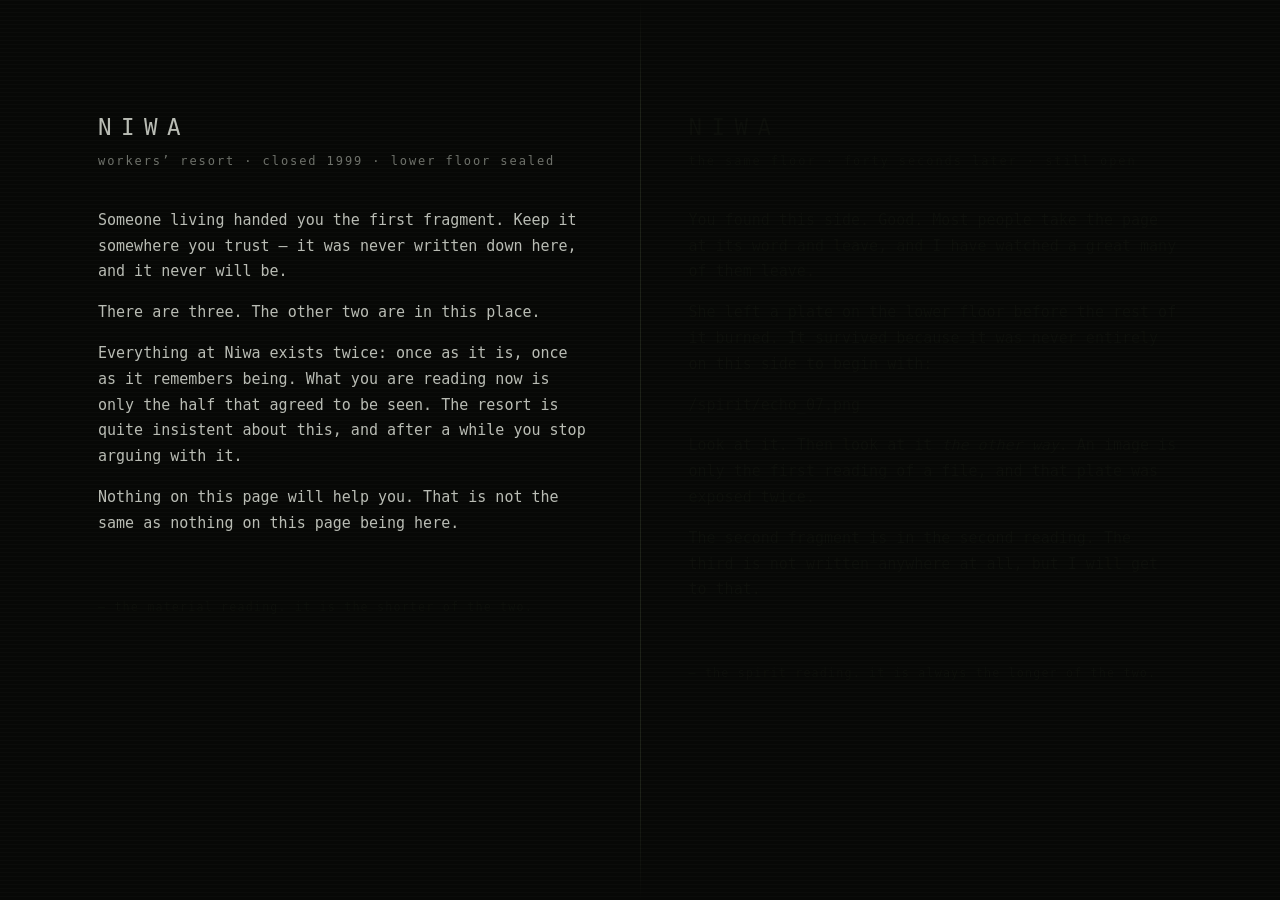
<file: index.html>
<!DOCTYPE html>
<html lang="en">
<meta charset="utf-8">
<meta name="viewport" content="width=device-width, initial-scale=1">
<title>niwa</title>
<link rel="stylesheet" href="style.css">

<!--
     Whoever picks this up after me:

     I could not get the lower floor to render. It resolves on the other
     side but not on this one, and I have stopped trying to fix it.

     The plate is still served, it just is not linked from anywhere:

         spirit/echo_07.png

     Do not open it expecting a photograph. It is only a photograph on
     one of its two readings.
-->

<body class="split">
<main>

  <section class="side material-side">
    <h1>Niwa</h1>
    <p class="sub">workers&rsquo; resort &middot; closed 1999 &middot; lower floor sealed</p>

    <p>Someone living handed you the first fragment. Keep it somewhere you
    trust &mdash; it was never written down here, and it never will be.</p>

    <p>There are three. The other two are in this place.</p>

    <p>Everything at Niwa exists twice: once as it is, once as it remembers
    being. What you are reading now is only the half that agreed to be
    seen. The resort is quite insistent about this, and after a while you
    stop arguing with it.</p>

    <p>Nothing on this page will help you. That is not the same as nothing
    on this page being here.</p>

    <p class="whisper">
      &mdash; the material reading. it is the shorter of the two.
    </p>
  </section>

  <div class="seam"></div>

  <section class="side spirit-side">
    <h1>Niwa</h1>
    <p class="sub">the same floor &middot; forty seconds later &middot; still open</p>

    <p>You found this side. Good. Most people take the page at its word
    and leave, and I have watched a great many of them leave.</p>

    <p>She left a plate on the lower floor before the rest of it burned.
    It survived because it was never entirely on this side to begin
    with:</p>

    <p><a href="spirit/echo_07.png"><code>/spirit/echo_07.png</code></a></p>

    <p>Look at it. Then look at it <em>the other way</em>. An image is only
    the first reading of a file, and that plate was exposed twice.</p>

    <p>The second fragment is in the second reading. The third is not
    written anywhere at all, but I will get to that.</p>

    <p class="whisper">
      &mdash; the spirit reading. it is always the longer of the two.
    </p>
  </section>

</main>

<script>
  /* One line of JavaScript in the entire hunt, and nothing depends on it.
     A fourth way in for anyone whose first instinct is the console. */
  console.log(
    "%c NIWA %c the veil is thin on the lower floor \n" +
    "  two readings of every surface. you are being shown one.\n" +
    "  unlinked asset still being served:  spirit/echo_07.png\n" +
    "  it is not only a photograph.",
    "background:#93a86a;color:#070806;letter-spacing:.3em;padding:2px 6px",
    "color:#4a5a34"
  );
</script>
</body>
</html>
</file>
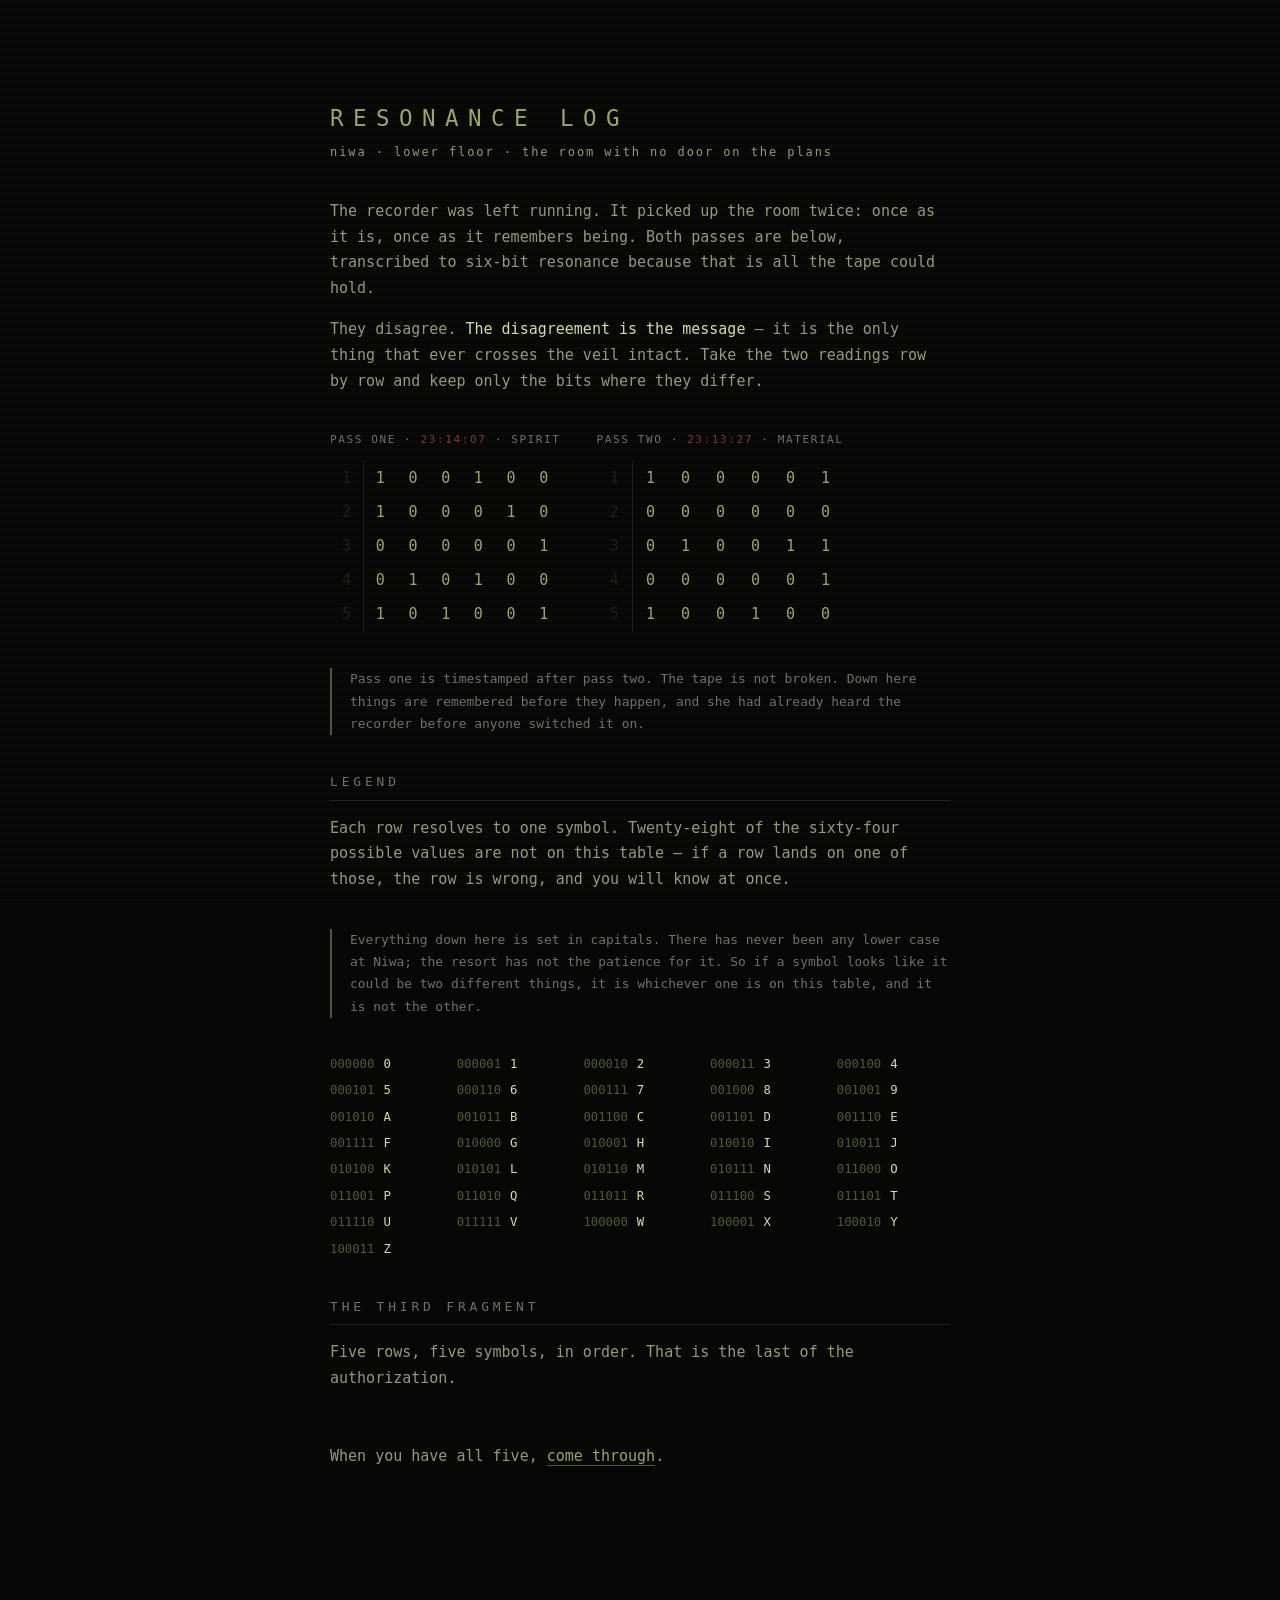
<file: spirit/transcript.html>
<!DOCTYPE html>
<meta charset="utf-8">
<title>resonance log — niwa</title>
<link rel="stylesheet" href="../style.css">
<!--
     Two readings of one room, taken forty seconds apart.
     The second one was recorded first. She was very clear about that.
-->
<body class="veil">
<main>

<h1>resonance log</h1>
<p class="sub">niwa &middot; lower floor &middot; the room with no door on the plans</p>

<p>The recorder was left running. It picked up the room twice: once as it is,
once as it remembers being. Both passes are below, transcribed to six-bit
resonance because that is all the tape could hold.</p>

<p>They disagree. <strong>The disagreement is the message</strong> &mdash; it is
the only thing that ever crosses the veil intact. Take the two readings row by
row and keep only the bits where they differ.</p>

<div class="tables">
  <table>
    <caption>pass one &middot; <span class="ts">23:14:07</span> &middot; spirit</caption>
    <tbody>
      <tr><th>1</th><td>1</td><td>0</td><td>0</td><td>1</td><td>0</td><td>0</td></tr>
      <tr><th>2</th><td>1</td><td>0</td><td>0</td><td>0</td><td>1</td><td>0</td></tr>
      <tr><th>3</th><td>0</td><td>0</td><td>0</td><td>0</td><td>0</td><td>1</td></tr>
      <tr><th>4</th><td>0</td><td>1</td><td>0</td><td>1</td><td>0</td><td>0</td></tr>
      <tr><th>5</th><td>1</td><td>0</td><td>1</td><td>0</td><td>0</td><td>1</td></tr>
    </tbody>
  </table>

  <table>
    <caption>pass two &middot; <span class="ts">23:13:27</span> &middot; material</caption>
    <tbody>
      <tr><th>1</th><td>1</td><td>0</td><td>0</td><td>0</td><td>0</td><td>1</td></tr>
      <tr><th>2</th><td>0</td><td>0</td><td>0</td><td>0</td><td>0</td><td>0</td></tr>
      <tr><th>3</th><td>0</td><td>1</td><td>0</td><td>0</td><td>1</td><td>1</td></tr>
      <tr><th>4</th><td>0</td><td>0</td><td>0</td><td>0</td><td>0</td><td>1</td></tr>
      <tr><th>5</th><td>1</td><td>0</td><td>0</td><td>1</td><td>0</td><td>0</td></tr>
    </tbody>
  </table>
</div>

<p class="note">Pass one is timestamped after pass two. The tape is not broken.
Down here things are remembered before they happen, and she had already heard
the recorder before anyone switched it on.</p>

<h2>legend</h2>
<p>Each row resolves to one symbol. Twenty-eight of the sixty-four possible
values are not on this table &mdash; if a row lands on one of those, the row is
wrong, and you will know at once.</p>

<p class="note">Everything down here is set in capitals. There has never been
any lower case at Niwa; the resort has not the patience for it. So if a symbol
looks like it could be two different things, it is whichever one is on this
table, and it is not the other.</p>

<div class="legend">
<span class=g><b>000000</b>0</span>
<span class=g><b>000001</b>1</span>
<span class=g><b>000010</b>2</span>
<span class=g><b>000011</b>3</span>
<span class=g><b>000100</b>4</span>
<span class=g><b>000101</b>5</span>
<span class=g><b>000110</b>6</span>
<span class=g><b>000111</b>7</span>
<span class=g><b>001000</b>8</span>
<span class=g><b>001001</b>9</span>
<span class=g><b>001010</b>A</span>
<span class=g><b>001011</b>B</span>
<span class=g><b>001100</b>C</span>
<span class=g><b>001101</b>D</span>
<span class=g><b>001110</b>E</span>
<span class=g><b>001111</b>F</span>
<span class=g><b>010000</b>G</span>
<span class=g><b>010001</b>H</span>
<span class=g><b>010010</b>I</span>
<span class=g><b>010011</b>J</span>
<span class=g><b>010100</b>K</span>
<span class=g><b>010101</b>L</span>
<span class=g><b>010110</b>M</span>
<span class=g><b>010111</b>N</span>
<span class=g><b>011000</b>O</span>
<span class=g><b>011001</b>P</span>
<span class=g><b>011010</b>Q</span>
<span class=g><b>011011</b>R</span>
<span class=g><b>011100</b>S</span>
<span class=g><b>011101</b>T</span>
<span class=g><b>011110</b>U</span>
<span class=g><b>011111</b>V</span>
<span class=g><b>100000</b>W</span>
<span class=g><b>100001</b>X</span>
<span class=g><b>100010</b>Y</span>
<span class=g><b>100011</b>Z</span>
</div>

<h2>the third fragment</h2>
<p>Five rows, five symbols, in order. That is the last of the authorization.</p>

<p class="onward">When you have all five, <a href="../veil/through.html">come
through</a>.</p>

</main>
</body>
</file>
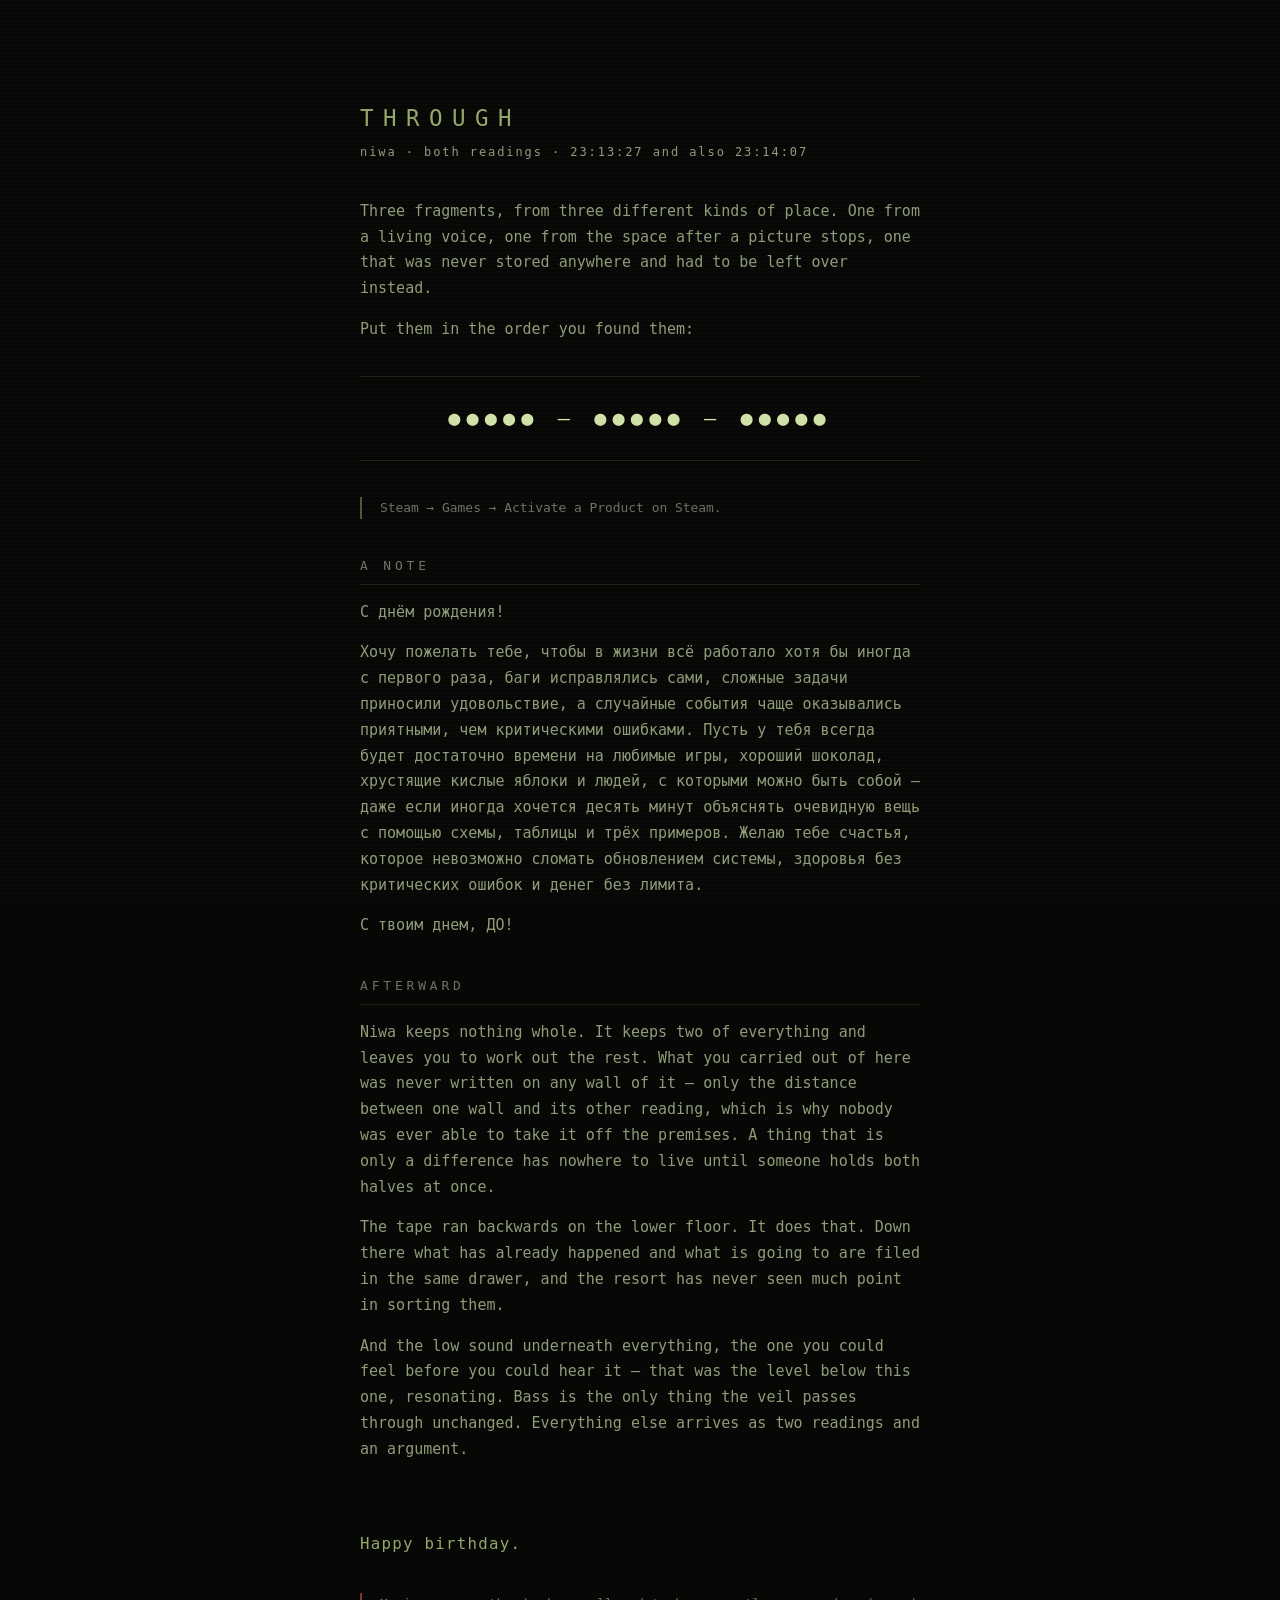
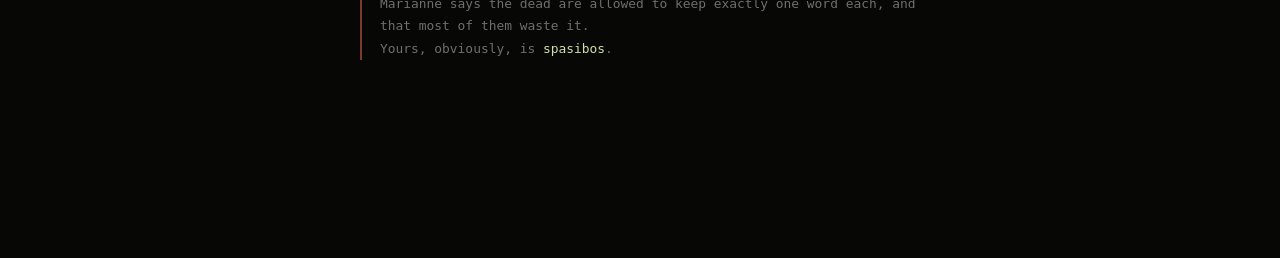
<file: veil/through.html>
<!DOCTYPE html>
<html lang="en">
<meta charset="utf-8">
<meta name="viewport" content="width=device-width, initial-scale=1">
<title>through</title>
<link rel="stylesheet" href="../style.css">

<!--
     Nothing is hidden on this page. You are done looking.
-->

<body class="veil through">
<main>

<h1>Through</h1>
<p class="sub">niwa &middot; both readings &middot; 23:13:27 and also 23:14:07</p>

<p>Three fragments, from three different kinds of place. One from a living
voice, one from the space after a picture stops, one that was never stored
anywhere and had to be left over instead.</p>

<p>Put them in the order you found them:</p>

<div class="fragments">
  <span title="the one you were given">&#9679;&#9679;&#9679;&#9679;&#9679;</span> &mdash;
  <span title="after the image ended">&#9679;&#9679;&#9679;&#9679;&#9679;</span> &mdash;
  <span title="the disagreement between two readings">&#9679;&#9679;&#9679;&#9679;&#9679;</span>
</div>

<p class="note">Steam &rarr; Games &rarr; Activate a Product on Steam.</p>

<h2>a note</h2>

<p>С днём рождения!</p>

<p>Хочу пожелать тебе, чтобы в жизни всё работало хотя бы иногда с первого раза, баги исправлялись сами, сложные задачи приносили удовольствие, а случайные события чаще оказывались приятными, чем критическими ошибками. Пусть у тебя всегда будет достаточно времени на любимые игры, хороший шоколад, хрустящие кислые яблоки и людей, с которыми можно быть собой — даже если иногда хочется десять минут объяснять очевидную вещь с помощью схемы, таблицы и трёх примеров. Желаю тебе счастья, которое невозможно сломать обновлением системы, здоровья без критических ошибок и денег без лимита.</p>

<p>С твоим днем, ДО!</p>

<h2>afterward</h2>

<p>Niwa keeps nothing whole. It keeps two of everything and leaves you to
work out the rest. What you carried out of here was never written on any
wall of it &mdash; only the distance between one wall and its other reading,
which is why nobody was ever able to take it off the premises. A thing that
is only a difference has nowhere to live until someone holds both halves at
once.</p>

<p>The tape ran backwards on the lower floor. It does that. Down there what
has already happened and what is going to are filed in the same drawer, and
the resort has never seen much point in sorting them.</p>

<p>And the low sound underneath everything, the one you could feel before
you could hear it &mdash; that was the level below this one, resonating.
Bass is the only thing the veil passes through unchanged. Everything else
arrives as two readings and an argument.</p>

<p class="signoff">Happy birthday.</p>

<p class="note" style="border-color:#7d3a2c">Marianne says the dead are
allowed to keep exactly one word each, and that most of them waste it.<br>
Yours, obviously, is <strong>spasibos</strong>.</p>

</main>
</body>
</html>
</file>
<file: style.css>
/* --------------------------------------------------------------------
   the veil - shared styling

   Two palettes on one page. The material side is cold and grey, the
   spirit side is green-amber and rotting. Nothing here is interactive:
   no JS drives any of it, and every "effect" is a static rule.
   -------------------------------------------------------------------- */

:root {
  --void:      #070806;
  --material:  #b9bcb4;
  --materialq: #6e716a;
  --spirit:    #93a86a;
  --spiritdim: #4a5a34;
  --bleed:     #7d3a2c;
  --seam:      #1c2016;

  /* The spirit text on the front page sits at almost exactly the page
     background. Invisible on a normal monitor, obvious the moment you
     select the text, view source, or open devtools. That is the point,
     so do not "fix" the contrast here. */
  --hidden:    #0c0e0a;
}

* { box-sizing: border-box; }

html, body {
  margin: 0;
  padding: 0;
  background: var(--void);
  color: var(--material);
  font-family: "Iosevka", "Consolas", "DejaVu Sans Mono", ui-monospace, monospace;
  font-size: 15px;
  line-height: 1.72;
}

body::before {
  /* faint horizontal tape damage across everything */
  content: "";
  position: fixed;
  inset: 0;
  pointer-events: none;
  background: repeating-linear-gradient(
    to bottom,
    rgba(255, 255, 255, 0.018) 0px,
    rgba(255, 255, 255, 0.018) 1px,
    transparent 1px,
    transparent 4px
  );
  z-index: 99;
}

::selection { background: var(--spiritdim); color: #e8f0d8; }

a { color: var(--spirit); text-decoration: none; border-bottom: 1px solid var(--spiritdim); }
a:hover { color: #cfe0a8; border-bottom-color: var(--spirit); }

h1 {
  font-size: 1.5rem;
  font-weight: 400;
  letter-spacing: 0.42em;
  text-transform: uppercase;
  margin: 0 0 0.2em;
}

h2 {
  font-size: 0.86rem;
  font-weight: 400;
  letter-spacing: 0.3em;
  text-transform: uppercase;
  color: var(--materialq);
  margin: 2.8em 0 0.9em;
  border-bottom: 1px solid var(--seam);
  padding-bottom: 0.5em;
}

.sub {
  color: var(--materialq);
  letter-spacing: 0.16em;
  font-size: 0.8rem;
  text-transform: lowercase;
  margin: 0 0 3em;
}

code { color: var(--spirit); }

/* ---------------------------------------------------- the split screen */

.split main {
  display: grid;
  grid-template-columns: 1fr 1px 1fr;
  min-height: 100vh;
  max-width: 1180px;
  margin: 0 auto;
}

.side { padding: 12vh 3.2rem; }

.seam {
  background: linear-gradient(
    to bottom, transparent, var(--seam) 12%, var(--seam) 88%, transparent
  );
}

.material-side { color: var(--material); }

/* Present in the document, invisible to the eye. Not display:none - it has to
   survive select-all and be findable by anyone who thinks to look.

   The descendant selector is load-bearing, not belt-and-braces. <code>, <a>
   and .sub each set their own colour, and a rule matching an element directly
   always wins over one inherited from an ancestor no matter the specificity.
   Without it the file path renders in bright green inside the one column
   nobody is supposed to be able to read. */
.spirit-side, .spirit-side * { color: var(--hidden); }
.spirit-side a { border-bottom-color: transparent; }
.spirit-side ::selection { background: var(--bleed); color: #f4e2d8; }

.whisper {
  color: var(--materialq);
  font-size: 0.78rem;
  letter-spacing: 0.1em;
  margin-top: 4rem;
  opacity: 0.55;
}

/* Both closing whispers are hidden. Nothing on the visible half should admit
   that a second half exists; they surface on select-all with the spirit
   column.

   This rule is load-bearing for the spirit column too, not just the material
   one. .spirit-side sets its colour on the <section>, which reaches the
   paragraph only by inheritance - and .whisper sets colour directly on that
   paragraph, so without this the whisper would win and render visibly inside
   an otherwise hidden column. */
.side .whisper { color: var(--hidden); opacity: 1; }

/* ------------------------------------------------- interior veil pages */

.veil main {
  max-width: 680px;
  margin: 0 auto;
  padding: 11vh 2rem 18vh;
}

.veil { color: var(--spirit); }
.veil p { color: #8f9c78; }
.veil h1 { color: var(--spirit); }
.veil strong { color: #cfe0a8; font-weight: 400; }

.note {
  border-left: 2px solid var(--spiritdim);
  padding-left: 1.2rem;
  color: var(--materialq) !important;
  font-size: 0.86rem;
  margin: 2.4rem 0;
}

/* ----------------------------------------------------------- the tables */

.tables {
  display: flex;
  gap: 2.4rem;
  flex-wrap: wrap;
  margin: 2.4rem 0;
}

table { border-collapse: collapse; }

caption {
  text-align: left;
  color: var(--materialq);
  font-size: 0.74rem;
  letter-spacing: 0.14em;
  text-transform: uppercase;
  padding-bottom: 0.8rem;
  white-space: nowrap;
}

.ts { color: var(--bleed); }

td, th {
  padding: 0.28rem 0.5rem;
  text-align: center;
  font-variant-numeric: tabular-nums;
}

th { color: var(--seam); font-weight: 400; border-right: 1px solid var(--seam); }
td { color: var(--spirit); }

tr:hover td { background: rgba(147, 168, 106, 0.07); }

/* ----------------------------------------------------------- the legend */

.legend {
  display: grid;
  grid-template-columns: repeat(auto-fill, minmax(6.2rem, 1fr));
  gap: 0.35rem 0.9rem;
  margin: 1.4rem 0 0;
  font-size: 0.82rem;
}

.g b { color: var(--spiritdim); font-weight: 400; margin-right: 0.6rem; }
.g { color: #cfe0a8; }

/* ------------------------------------------------------------- hints */

details {
  border-top: 1px solid var(--seam);
  padding: 0.9rem 0;
}

summary {
  cursor: pointer;
  color: var(--materialq);
  font-size: 0.84rem;
  letter-spacing: 0.08em;
  list-style: none;
}

summary::-webkit-details-marker { display: none; }
summary::before { content: "+ "; color: var(--spiritdim); }
details[open] summary::before { content: "\2212  "; }
summary:hover { color: var(--spirit); }
.h { color: var(--seam); }

details p { font-size: 0.88rem; padding-left: 1.1rem; }

.onward { margin-top: 3.5rem; }

/* ------------------------------------------------------------- finale */

.through main { max-width: 620px; text-align: left; }

.fragments {
  font-size: 1.35rem;
  letter-spacing: 0.3em;
  color: #cfe0a8;
  margin: 2.2rem 0;
  padding: 1.6rem 0;
  border-top: 1px solid var(--seam);
  border-bottom: 1px solid var(--seam);
  text-align: center;
}

.signoff {
  margin-top: 4.5rem;
  color: var(--spirit) !important;
  font-size: 1.05rem;
  letter-spacing: 0.08em;
}

@media (max-width: 760px) {
  .split main { grid-template-columns: 1fr; }
  .seam { display: none; }
  .side { padding: 6vh 1.6rem; }
}
</file>
